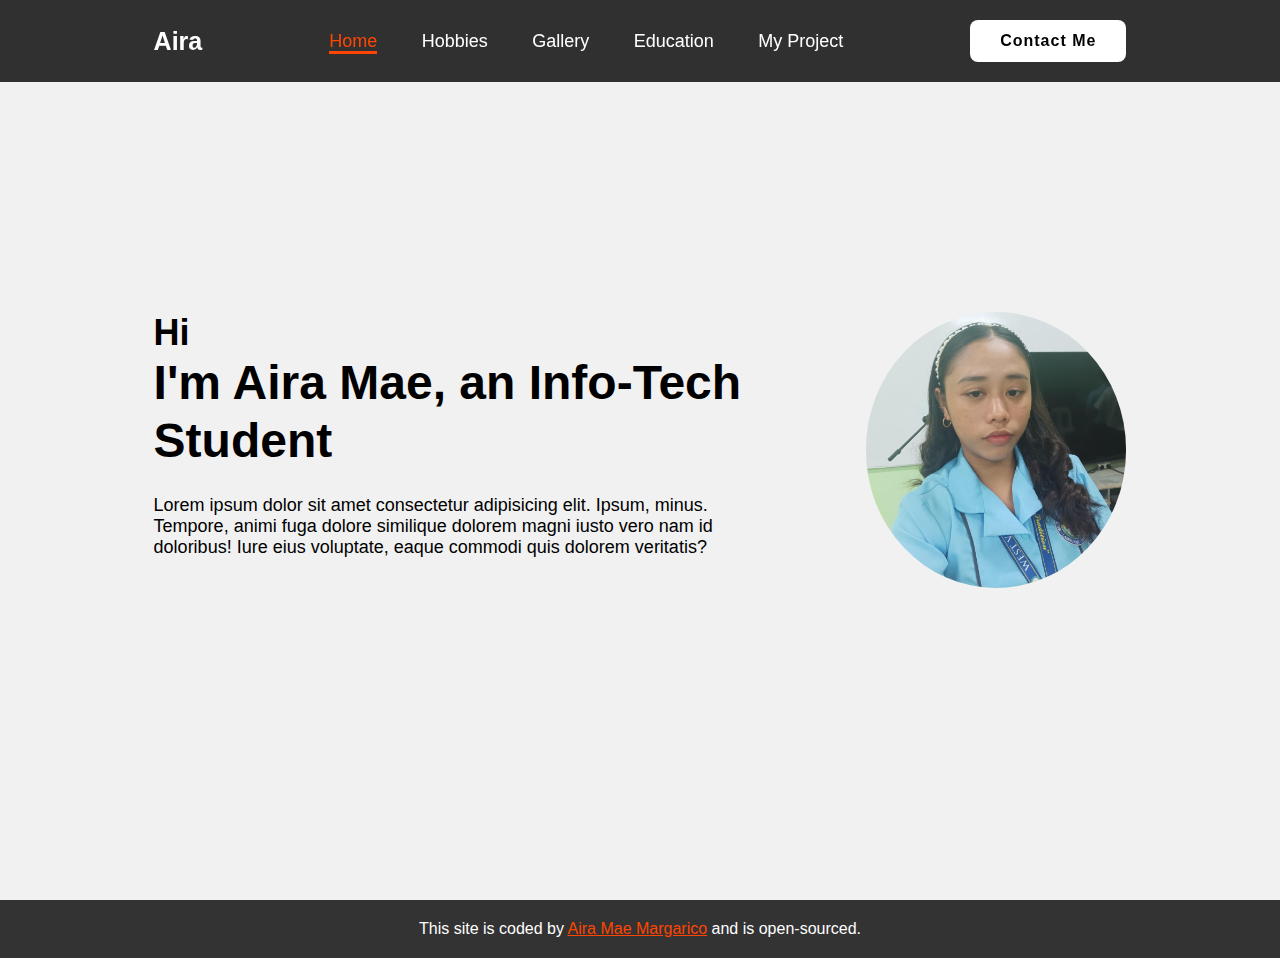
<file: index.html>
<!DOCTYPE html>
<html lang="en">
<head>
    <meta charset="UTF-8">
    <meta name="viewport" content="width=device-width, initial-scale=1.0">
    <title>Aira - Info-Tech Student</title>
    <link rel="stylesheet" href="css/style.css">
    <link href='https://unpkg.com/boxicons@2.1.4/css/boxicons.min.css' rel='stylesheet'>
</head>
<body>
    <header class="header">
        <a href="#" class="logo">Aira</a>
        <nav class="navbar">
            <a href="index.html" class="active">Home</a>
            <a href="hobbies.html">Hobbies</a>
            <a href="gallery.html">Gallery</a>
            <a href="education.html">Education</a>
            <a href="myproject.html">My Project</a>
        </nav>
        <a href="contact.html" class="contact">Contact Me</a>
    </header>

    <section class="home">
        <div class="home-content">
            <h3>Hi</h3>
            <h1>I'm <span>Aira Mae</span>, an Info-Tech Student</h1>
            <p>Lorem ipsum dolor sit amet consectetur adipisicing elit. Ipsum, minus. Tempore, animi fuga dolore similique dolorem magni iusto vero nam id doloribus! Iure eius voluptate, eaque commodi quis dolorem veritatis?</p>
        </div>
        <div class="img-box">
            <img src="img/back1.jpg" alt="Aira">
        </div>
    </section>

    <footer class="footer">
        <p>This site is coded by <a href="https://github.com/airamae0527/myfinalportfolio.github" target="_blank">Aira Mae Margarico</a> and is open-sourced.</p>
    </footer>
    
</body>
</html>
</file>
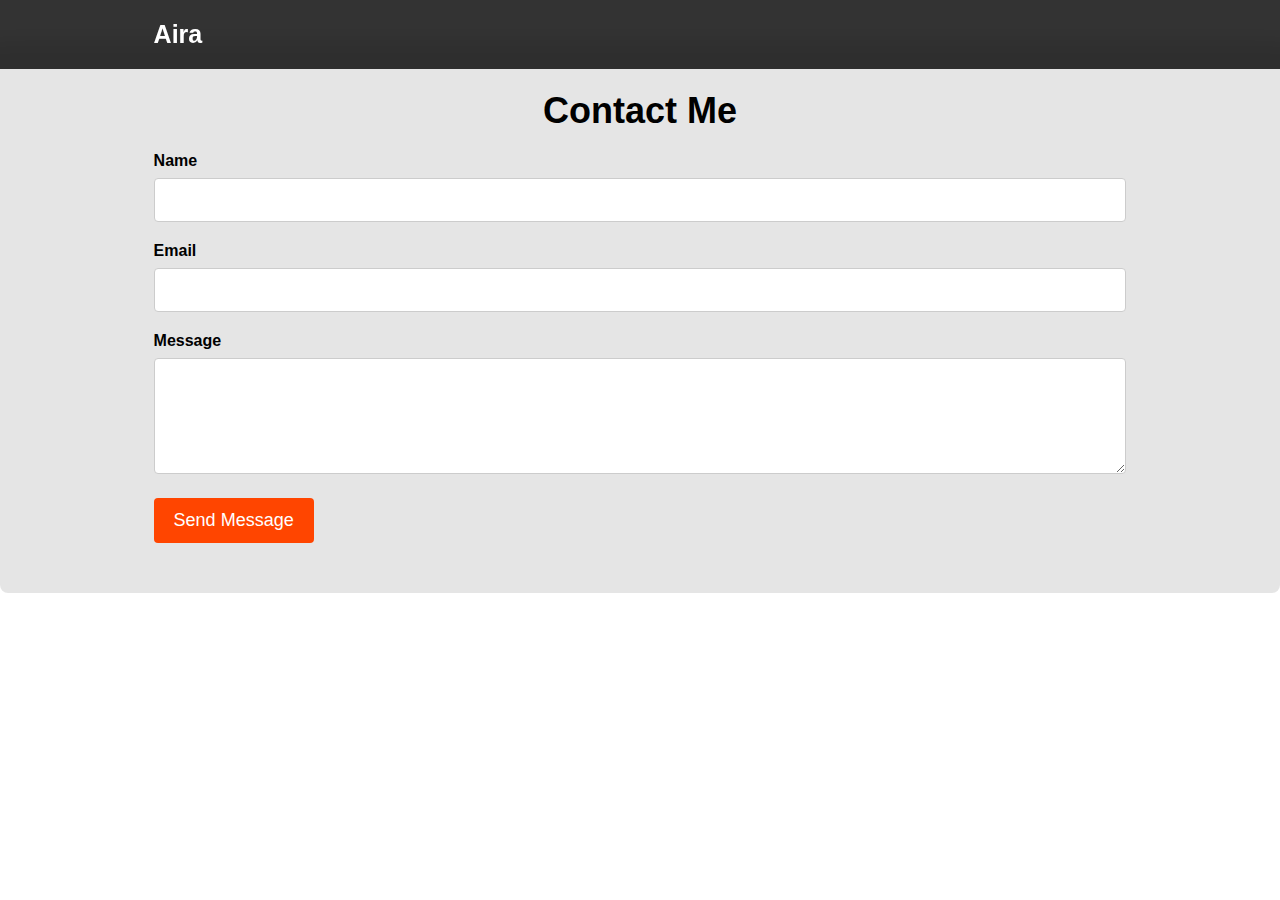
<file: contact.html>
<!DOCTYPE html>
<html lang="en">
<head>
    <meta charset="UTF-8">
    <meta name="viewport" content="width=device-width, initial-scale=1.0">
    <link rel="stylesheet" href="css/style.css">
    <link href='https://unpkg.com/boxicons@2.1.4/css/boxicons.min.css' rel='stylesheet'>
    <title>Contact Me</title>
    
</head>
<body>
    <header class="header">
        <a href="index.html" class="logo">Aira</a>
    </header>
    <section class="contact-me">
        <h2>Contact Me</h2>
        <form action="#" method="POST">
            <div class="form-group">
                <label for="name">Name</label>
                <input type="text" id="name" name="name" required>
            </div>
            <div class="form-group">
                <label for="email">Email</label>
                <input type="email" id="email" name="email" required>
            </div>
            <div class="form-group">
                <label for="message">Message</label>
                <textarea id="message" name="message" rows="5" required></textarea>
            </div>
            <button type="submit" class="submit-button">Send Message</button>
        </form>
    </section>
    
</body>
</html>
</file>
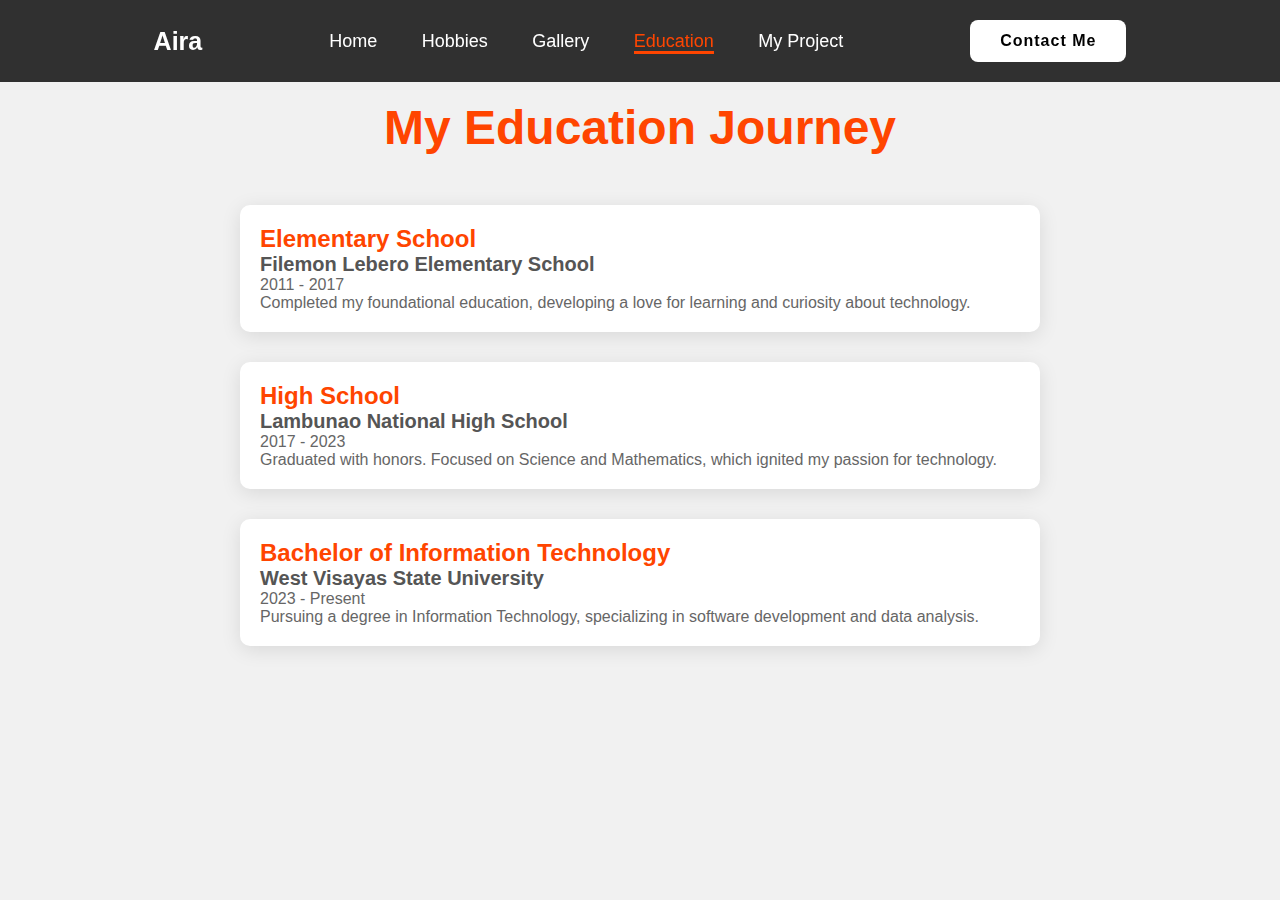
<file: education.html>
<!DOCTYPE html>
<html lang="en">
<head>
    <meta charset="UTF-8">
    <meta name="viewport" content="width=device-width, initial-scale=1.0">
    <title>Aira - Education</title>
    <link rel="stylesheet" href="css/style.css">
    <link href='https://unpkg.com/boxicons@2.1.4/css/boxicons.min.css' rel='stylesheet'>
</head>
<body>
    <header class="header">
        <a href="index.html" class="logo">Aira</a>
        <nav class="navbar">
            <a href="index.html">Home</a>
            <a href="hobbies.html">Hobbies</a>
            <a href="gallery.html">Gallery</a>
            <a href="education.html" class="active">Education</a>
            <a href="myproject.html">My Project</a>
        </nav>
        <a href="contact.html" class="contact">Contact Me</a>
    </header>

    <section class="education">
        <h1>My Education Journey</h1>
        <div class="education-container">
            <div class="education-item">
                <h2>Elementary School</h2>
                <h3>Filemon Lebero Elementary School</h3>
                <p>2011 - 2017</p>
                <p>Completed my foundational education, developing a love for learning and curiosity about technology.</p>
            </div>
            <div class="education-item">
                <h2>High School</h2>
                <h3>Lambunao National High School</h3>
                <p>2017 - 2023</p>
                <p>Graduated with honors. Focused on Science and Mathematics, which ignited my passion for technology.</p>
            </div>
            <div class="education-item">
                <h2>Bachelor of Information Technology</h2>
                <h3>West Visayas State University</h3>
                <p>2023 - Present</p>
                <p>Pursuing a degree in Information Technology, specializing in software development and data analysis.</p>
            </div>
        </div>
    </section>
</body>
</html>
</file>
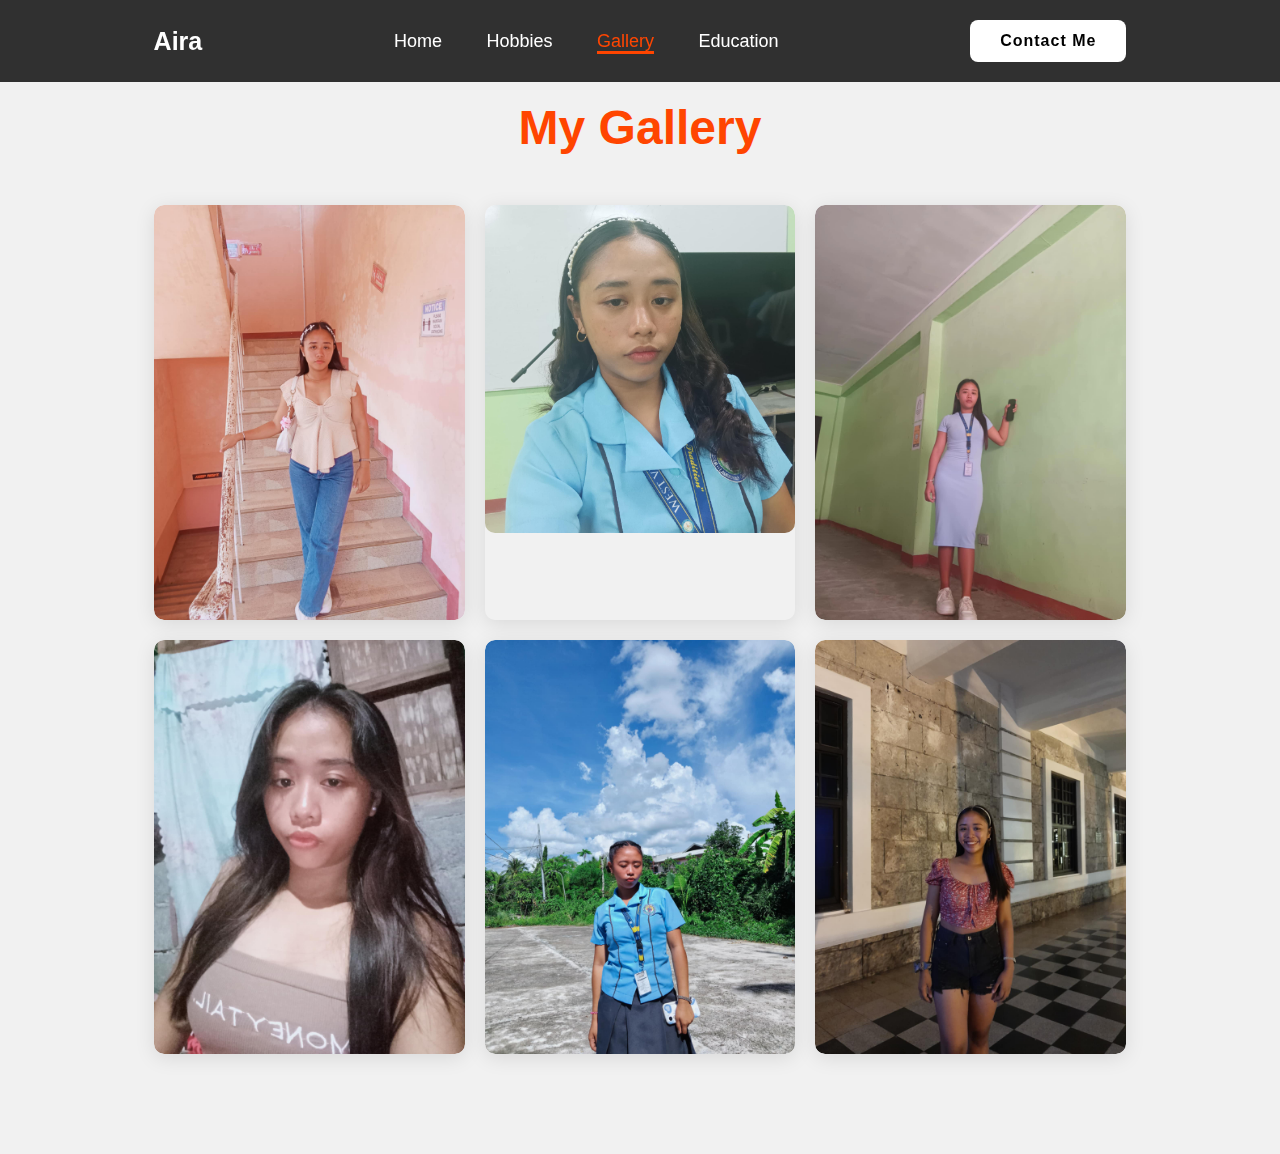
<file: gallery.html>
<!DOCTYPE html>
<html lang="en">
<head>
    <meta charset="UTF-8">
    <meta name="viewport" content="width=device-width, initial-scale=1.0">
    <title>Aira - Gallery</title>
    <link rel="stylesheet" href="css/style.css">
    <link href='https://unpkg.com/boxicons@2.1.4/css/boxicons.min.css' rel='stylesheet'>
</head>
<body>
    <header class="header">
        <a href="index.html" class="logo">Aira</a>
        <nav class="navbar">
            <a href="index.html">Home</a>
            <a href="hobbies.html">Hobbies</a>
            <a href="gallery.html" class="active">Gallery</a>
            <a href="education.html">Education</a>
            
        </nav>
        <a href="#" class="contact">Contact Me</a>
    </header>

    <section class="gallery">
        <h1>My Gallery</h1>
        <div class="gallery-container">
            <div class="gallery-item">
                <img src="img/gal1.jpg" alt="Gallery Image 1">
            </div>
            <div class="gallery-item">
                <img src="img/gal2.jpg" alt="Gallery Image 2">
            </div>
            <div class="gallery-item">
                <img src="img/gal3.jpg" alt="Gallery Image 3">
            </div>
            <div class="gallery-item">
                <img src="img/gal4.jpg" alt="Gallery Image 4">
            </div>
            <div class="gallery-item">
                <img src="img/gla5.jpg" alt="Gallery Image 5">
            </div>
            <div class="gallery-item">
                <img src="img/gal6.jpg" alt="Gallery Image 6">
            </div>
        </div>
    </section>
</body>
</html>
</file>
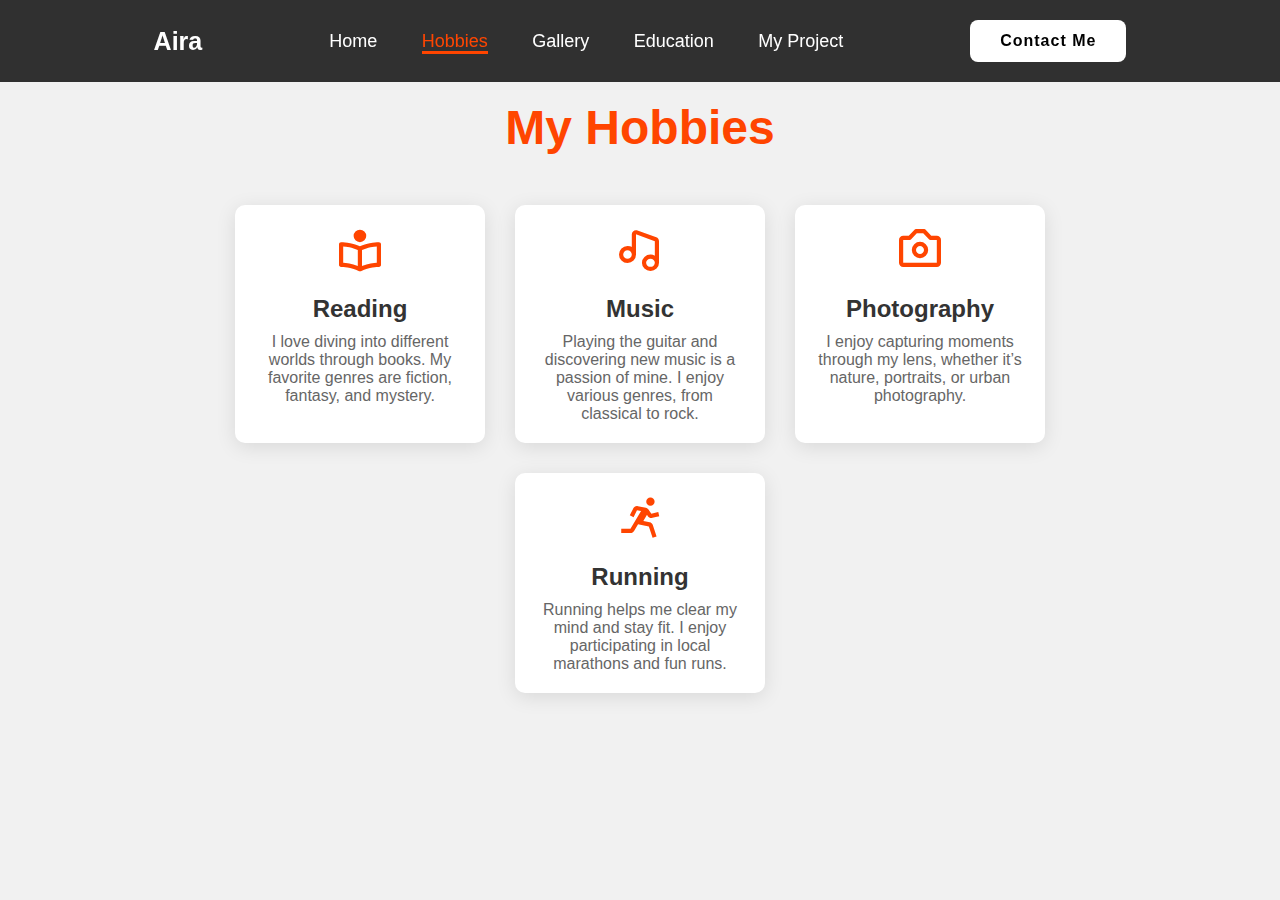
<file: hobbies.html>
<!DOCTYPE html>
<html lang="en">
<head>
    <meta charset="UTF-8">
    <meta name="viewport" content="width=device-width, initial-scale=1.0">
    <title>Aira - Hobbies</title>
    <link rel="stylesheet" href="css/style.css">
    <link href='https://unpkg.com/boxicons@2.1.4/css/boxicons.min.css' rel='stylesheet'>
</head>
<body>
    <header class="header">
        <a href="index.html" class="logo">Aira</a>
        <nav class="navbar">
            <a href="index.html">Home</a>
            <a href="hobbies.html" class="active">Hobbies</a>
            <a href="gallery.html">Gallery</a>
            <a href="education.html">Education</a>
            <a href="myproject.html">My Project</a>
        </nav>
        <a href="contact.html" class="contact">Contact Me</a>
    </header>

    <section class="hobbies">
        <h1>My Hobbies</h1>
        <div class="hobby-container">
            <div class="hobby">
                <i class='bx bx-book-reader'></i>
                <h2>Reading</h2>
                <p>I love diving into different worlds through books. My favorite genres are fiction, fantasy, and mystery.</p>
            </div>
            <div class="hobby">
                <i class='bx bx-music'></i>
                <h2>Music</h2>
                <p>Playing the guitar and discovering new music is a passion of mine. I enjoy various genres, from classical to rock.</p>
            </div>
            <div class="hobby">
                <i class='bx bx-camera'></i>
                <h2>Photography</h2>
                <p>I enjoy capturing moments through my lens, whether it’s nature, portraits, or urban photography.</p>
            </div>
            <div class="hobby">
                <i class='bx bx-run'></i>
                <h2>Running</h2>
                <p>Running helps me clear my mind and stay fit. I enjoy participating in local marathons and fun runs.</p>
            </div>
        </div>
    </section>
</body>
</html>
</file>
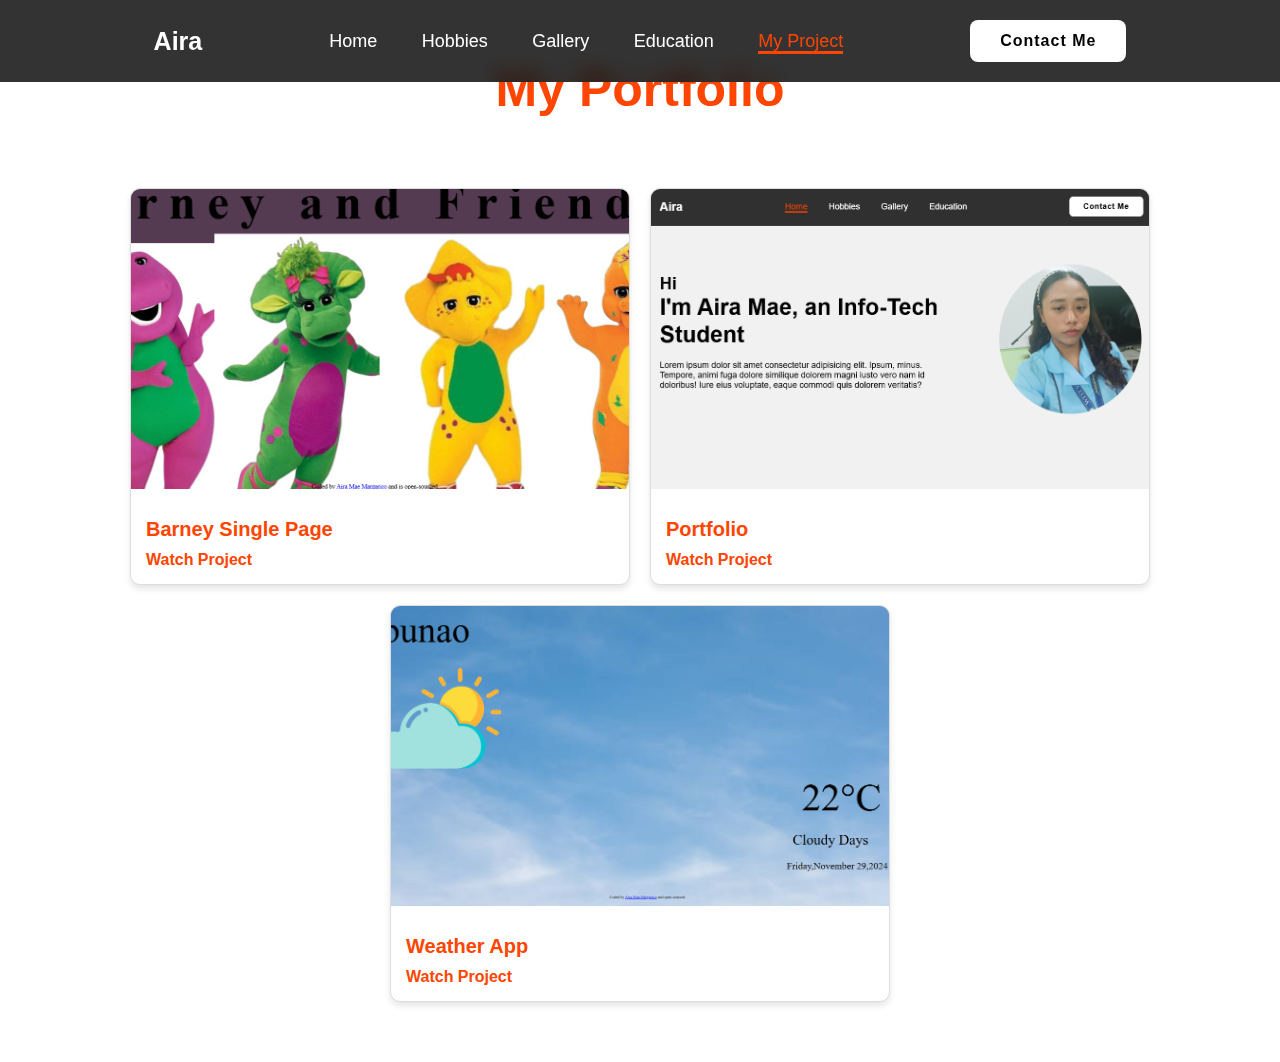
<file: myproject.html>
<!DOCTYPE html>
<html lang="en">
<head>
    <meta charset="UTF-8">
    <meta name="viewport" content="width=device-width, initial-scale=1.0">
    <title>Aira - Education</title>
    <link rel="stylesheet" href="css/style.css">
    <link href='https://unpkg.com/boxicons@2.1.4/css/boxicons.min.css' rel='stylesheet'>
</head>
<body>
    <header class="header">
        <a href="index.html" class="logo">Aira</a>
        <nav class="navbar">
            <a href="index.html">Home</a>
            <a href="hobbies.html">Hobbies</a>
            <a href="gallery.html">Gallery</a>
            <a href="education.html" >Education</a>
            <a href="myproject.html" class="active">My Project</a>
        </nav>
        <a href="contact.html" class="contact">Contact Me</a>
    </header>

    <section class="myproject">
            <h1>My Portfolio</h1>
        <div class="myprojects-container">
            <div class="myproject-card">
                <img src="img/myproject 1.png" width="200px">
                <div class="myproject-card-body">
                    <h3 class="myproject-title">Barney Single Page</h3>
                    <div class="myproject-links">
                        <a href="https://barney-and-friends.netlify.app/" target="_blank">Watch Project</a>
                    </div>
                </div>
            </div>
            <div class="myproject-card">
                <img src="img/myproject2.png" witdh="200px">
                <div class="myproject-card-body">
                    <h3 class="myproject-title">Portfolio </h3>
                    <div class="myproject-links">
                        <a href="https://airamae.netlify.app/" target="_blank">Watch Project</a>
                    </div>
                </div>
            </div>
            <div class="myproject-card">
                <img src="img/myproject3.png" width="200px">
                <div class="myproject-card-body">
                    <h3 class="myproject-title">Weather App</h3>
                    <div class="myproject-links">
                        <a href="https://airapokss.netlify.app/" target="_blank">Watch Project</a>
                    </div>
                </div>
            </div>
        </div>
    </section>
</body>
</html>
</file>
<file: css/style.css>
* {
    margin: 0;
    padding: 0;
    box-sizing: border-box;
    font-family: 'Poppins', sans-serif;
    text-decoration: none;
    list-style: none;
}

.header {
    position: fixed;
    top: 0;
    left: 0;
    width: 100%;
    padding: 20px 12%;
    background: rgba(0, 0, 0, 0.8);
    backdrop-filter: blur(10px);
    display: flex;
    justify-content: space-between;
    align-items: center;
    z-index: 100;
}

.logo {
    font-size: 25px;
    color: white;
    font-weight: 600;
    transition: color 0.3s ease, transform 0.3s ease;
}

.logo:hover {
    color: orangered;
    text-shadow: 0 0 25px orangered, 0 0 50px orangered;
    transform: scale(1.1);
}

.navbar a {
    font-size: 18px;
    color: white;
    font-weight: 500;
    margin: 0 20px;
    border-bottom: 3px solid transparent;
    transition: color 0.3s, border-color 0.3s;
}

.navbar a:hover,
.navbar a.active {
    color: orangered;
    border-bottom: 3px solid orangered;
}

.contact {
    padding: 10px 28px;
    background-color: white;
    color: black;
    border: 2px solid transparent;
    border-radius: 8px;
    font-size: 16px;
    letter-spacing: 1px;
    font-weight: 600;
    transition: background-color 0.3s ease, color 0.3s ease;
}

.contact:hover {
    background-color: orangered;
    box-shadow: 0 0 25px orangered;
    color: white;
}

.home {
    width: 100%;
    min-height: 100vh;
    background: rgb(241, 241, 241);
    display: flex;
    align-items: center;
    gap: 7em;
    padding: 100px 12%; 
}

.home-content {
    max-width: 600px; 
}

.home-content h3 {
    font-size: 36px;
}

.home-content h1 {
    font-size: 48px;
    line-height: 1.2;
}

.home-content p {
    font-size: 18px;
    margin: 25px 0 30px;
}

.img-box {
    flex: 1; 
    display: flex;
    justify-content: center;
}

.img-box img {
    border-radius: 50%;
    width: 300px; 
    max-width: 100%;
}

.footer {
    padding: 20px;
    text-align: center;
    background: rgba(0, 0, 0, 0.8);
    color: white;
    position: relative;
    bottom: 0;
    width: 100%;
}

.footer a {
    color: orangered;
    text-decoration: underline;
    transition: color 0.3s;
}

.footer a:hover {
    color: white;
}


/* hobbies */

.hobbies {
    width: 100%;
    min-height: 100vh;
    background: #f1f1f1;
    display: flex;
    flex-direction: column;
    align-items: center;
    padding: 100px 12%;
}

.hobbies h1 {
    font-size: 48px;
    margin-bottom: 50px;
    color: orangered;
    text-align: center;
}

.hobby-container {
    display: flex;
    flex-wrap: wrap;
    justify-content: center;
    gap: 30px;
}

.hobby {
    background: white;
    border-radius: 10px;
    box-shadow: 0 4px 20px rgba(0, 0, 0, 0.1);
    padding: 20px;
    text-align: center;
    width: 250px;
    transition: transform 0.3s;
}

.hobby:hover {
    transform: translateY(-5px);
}

.hobby i {
    font-size: 50px;
    color: orangered;
    margin-bottom: 10px;
}

.hobby h2 {
    font-size: 24px;
    margin: 10px 0;
    color: #333;
}

.hobby p {
    font-size: 16px;
    color: #666;
}

/* gallery */

.gallery {
    width: 100%;
    min-height: 100vh;
    background: #f1f1f1;
    display: flex;
    flex-direction: column;
    align-items: center;
    padding: 100px 12%;
}

.gallery h1 {
    font-size: 48px;
    margin-bottom: 50px;
    color: orangered;
    text-align: center;
}

.gallery-container {
    display: grid;
    grid-template-columns: repeat(auto-fill, minmax(250px, 1fr));
    gap: 20px;
    width: 100%;
}

.gallery-item {
    overflow: hidden;
    border-radius: 10px;
    box-shadow: 0 4px 20px rgba(0, 0, 0, 0.1);
    transition: transform 0.3s;
}

.gallery-item:hover {
    transform: scale(1.05);
}

.gallery-item img {
    width: 100%;
    height: auto;
    display: block;
    border-radius: 10px;
}

/* education */

.education {
    width: 100%;
    min-height: 100vh;
    background: #f1f1f1;
    display: flex;
    flex-direction: column;
    align-items: center;
    padding: 100px 12%;
}

.education h1 {
    font-size: 48px;
    margin-bottom: 50px;
    color: orangered;
    text-align: center;
}

.education-container {
    display: flex;
    flex-direction: column;
    gap: 30px;
    width: 100%;
    max-width: 800px;
}

.education-item {
    background: white;
    border-radius: 10px;
    box-shadow: 0 4px 20px rgba(0, 0, 0, 0.1);
    padding: 20px;
    transition: transform 0.3s;
}

.education-item:hover {
    transform: scale(1.02);
}

.education-item h2 {
    font-size: 24px;
    color: orangered;
}

.education-item h3 {
    font-size: 20px;
    color: #555;
}

.education-item p {
    font-size: 16px;
    color: #666;
}
/* MyProjects*/
.myproject{
    padding: 60px 20px;
    max-width: 1200px;
    margin: auto;
}
.myproject h1 {
    font-size: 50px;
    margin-bottom: 70px;
    color: orangered;
    text-align: center;
}

.myprojects-container {
    display: flex;
    flex-wrap: wrap;
    gap: 20px;
    justify-content: center;
}

.myproject-card {
    background: #fff;
    border: 1px solid #ddd;
    border-radius: 10px;
    overflow: hidden;
    width: 500px;
    box-shadow: 0 4px 6px rgba(0, 0, 0, 0.1);
    transition: transform 0.3s ease, box-shadow 0.3s ease;
}

.myproject-card:hover {
    transform: translateY(-5px);
    box-shadow: 0 6px 12px rgba(0, 0, 0, 0.2);
}

.myproject-card img {
    width: 100%;
    height: 300px;
    object-fit: cover;
}

.myproject-card-body {
    padding: 15px;
}

.myproject-title {
    font-size: 20px;
    margin: 10px 0;
    color: orangered;
}

.myproject-description {
    font-size: 16px;
    color:orangered;
    margin-bottom: 15px;
}

.myproject-links a {
    text-decoration: none;
    color: orangered;
    font-weight: 600;
    transition: color 0.3s ease;
}

.myproject-links a:hover {
    color:orangered;
}

/* 
contact */

.contact-me {
    padding: 50px 12%;
    background: rgba(0, 0, 0, 0.1);
    border-radius: 8px;
    margin: 40px 0;
}

.contact-me h2 {
    font-size: 36px;
    margin-bottom: 20px;
    text-align: center;
}

.form-group {
    margin-bottom: 20px;
}

label {
    display: block;
    margin-bottom: 8px;
    font-weight: 600;
}

input[type="text"],
input[type="email"],
textarea {
    width: 100%;
    padding: 12px;
    border: 1px solid #ccc;
    border-radius: 4px;
    font-size: 16px;
}

input[type="text"]:focus,
input[type="email"]:focus,
textarea:focus {
    border-color: orangered;
    outline: none;
}

.submit-button {
    padding: 12px 20px;
    background-color: orangered;
    color: white;
    border: none;
    border-radius: 4px;
    font-size: 18px;
    cursor: pointer;
    transition: background-color 0.3s ease;
}

.submit-button:hover {
    background-color: darkorange;
}
</file>
